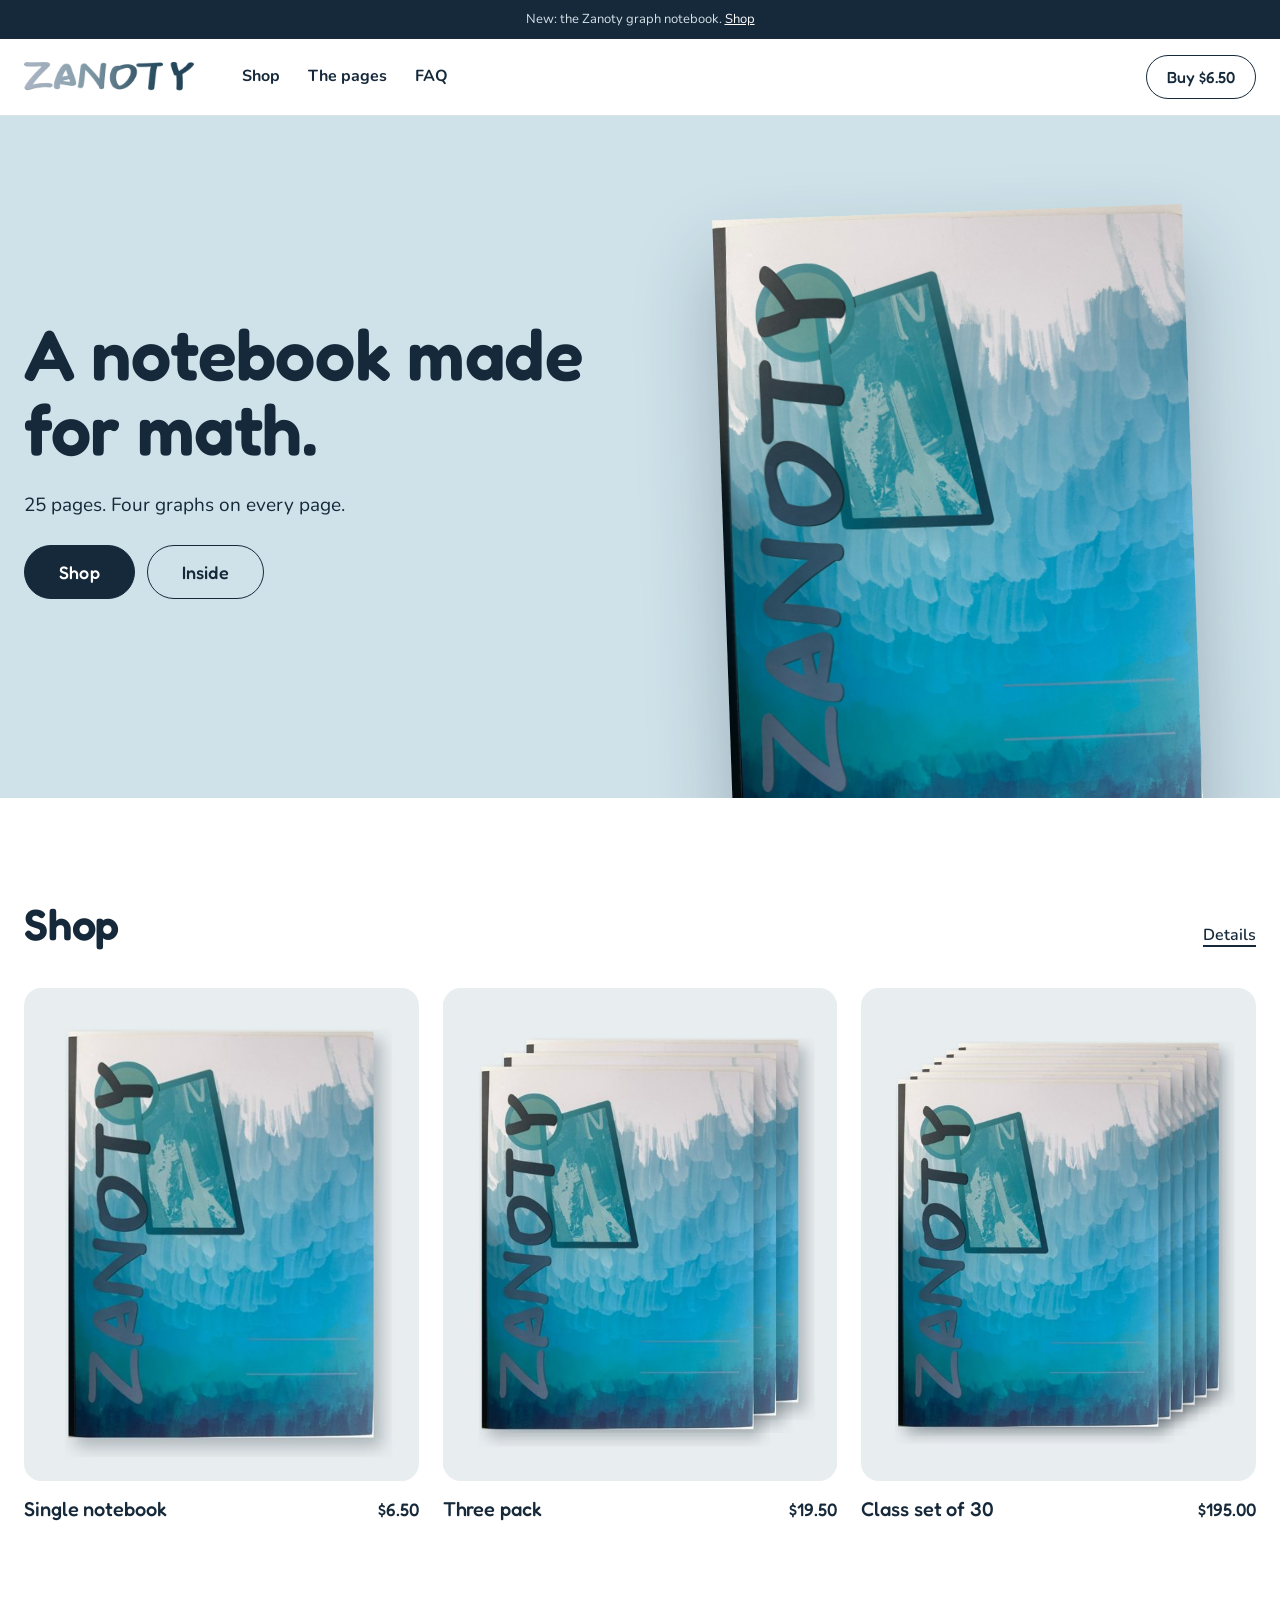
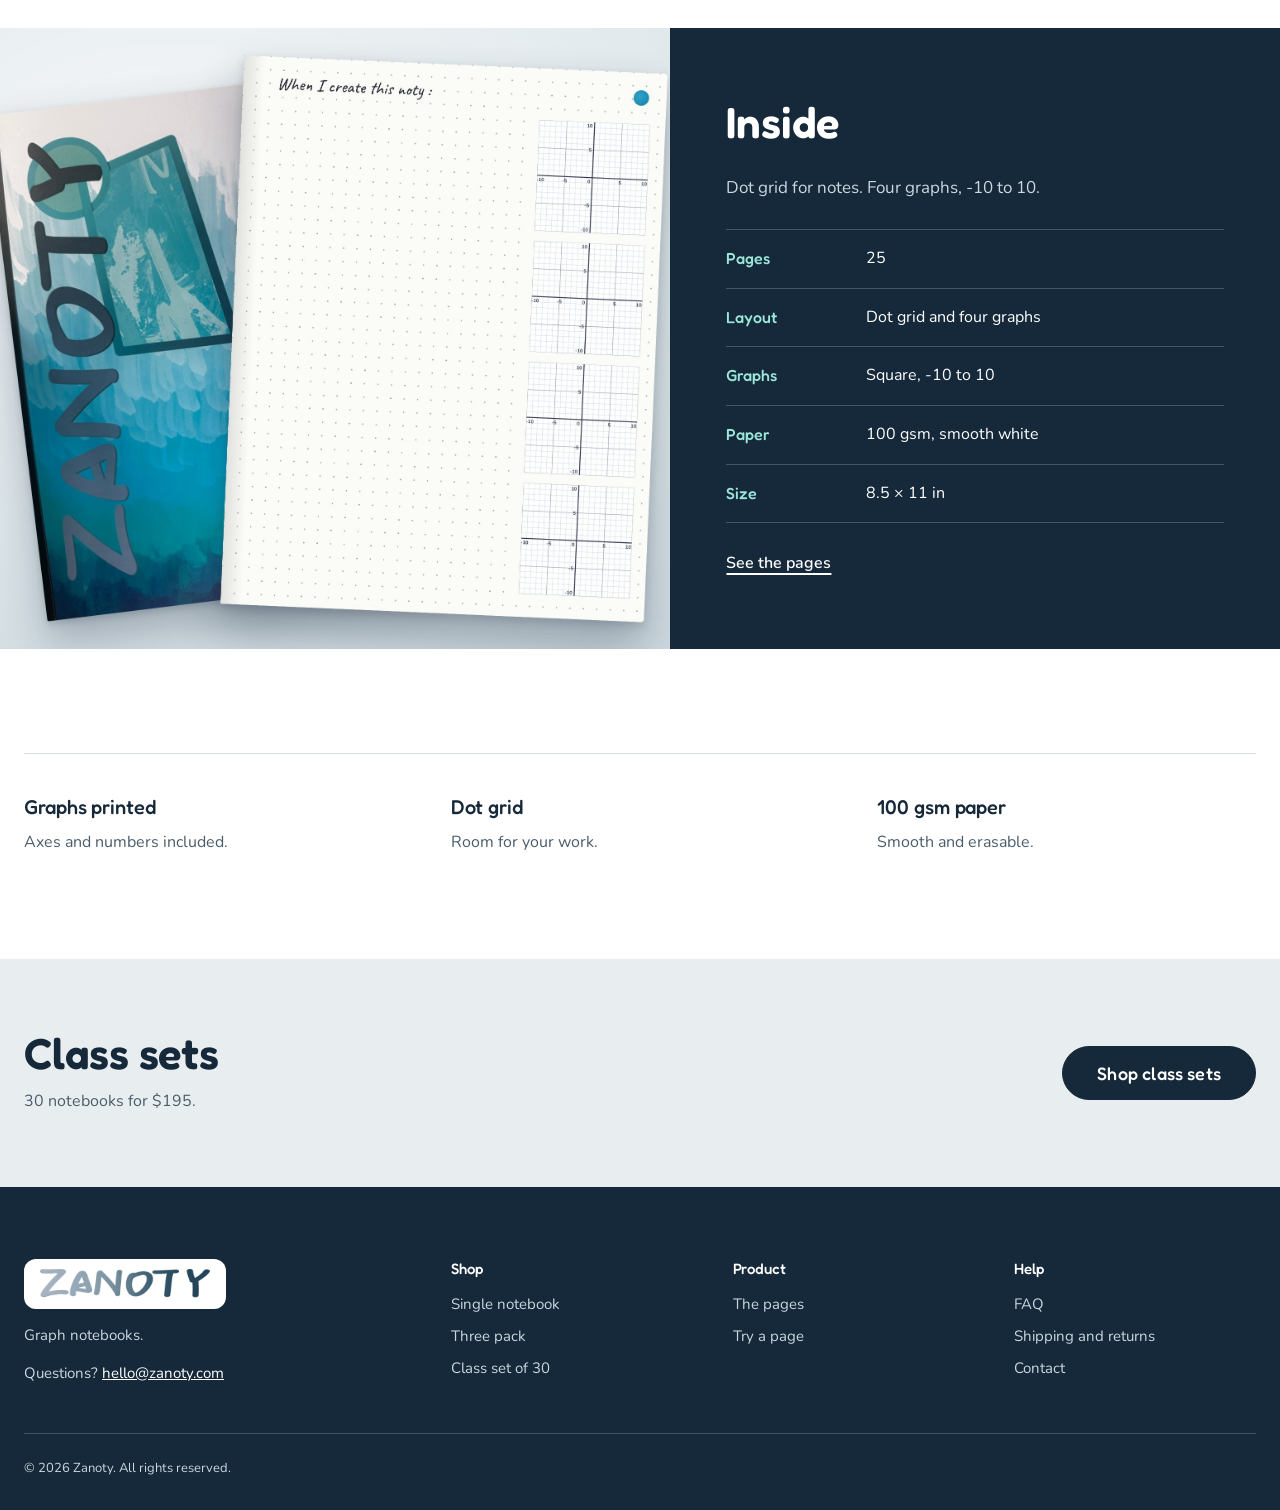
<file: index.html>
<!doctype html>
<html lang="en">
<head>
<meta charset="utf-8">
<meta name="viewport" content="width=device-width, initial-scale=1">
<title>Zanoty Graph Notebook</title>
<meta name="description" content="Notes on one side, graphs on the other. 25 pages, four graphs on every page. $6.50.">
<link rel="icon" href="images/favicon.png">
<link rel="preload" href="fonts/fredoka-latin-600-normal.woff2" as="font" type="font/woff2" crossorigin>
<link rel="stylesheet" href="style.css">
</head>
<body>
<div class="topbar">New: the Zanoty graph notebook. <a href="shop.html">Shop</a></div>
<header class="site-header">
<div class="wrap">
<a class="brand" href="index.html" aria-label="Zanoty home"><img src="images/logo-word.png" alt="Zanoty"></a>
<nav class="nav" aria-label="Main">
<a href="shop.html">Shop</a>
<a href="pages.html">The pages</a>
<a href="faq.html">FAQ</a>
</nav>
<div class="header-end"><a href="shop.html">Buy $6.50</a></div>
</div>
</header>
<main>

<section class="hero">
<div class="wrap">
<div class="hero-copy">
<h1>A notebook made for math.</h1>
<p>25 pages. Four graphs on every page.</p>
<div class="hero-actions"><a class="btn" href="shop.html">Shop</a><a class="btn ghost" href="pages.html">Inside</a></div>
</div>
<div class="hero-photo"><img src="images/cover-front.jpg" alt="Front cover of the Zanoty notebook"></div>
</div>
</section>

<section class="section">
<div class="wrap">
<div class="section-head"><h2>Shop</h2><a class="link" href="shop.html">Details</a></div>
<div class="tiles">
<a class="tile" href="shop.html?pack=one"><div class="tile-img"><img src="images/pack-1.jpg" alt="One Zanoty notebook"></div><div class="tile-meta"><h3>Single notebook</h3><span>$6.50</span></div></a>
<a class="tile" href="shop.html?pack=three"><div class="tile-img"><img src="images/pack-3.jpg" alt="Three Zanoty notebooks"></div><div class="tile-meta"><h3>Three pack</h3><span>$19.50</span></div></a>
<a class="tile" href="shop.html?pack=class"><div class="tile-img"><img src="images/pack-30.jpg" alt="A stack of Zanoty notebooks"></div><div class="tile-meta"><h3>Class set of 30</h3><span>$195.00</span></div></a>
</div>
</div>
</section>

<section class="feature">
<div class="feature-img"><img src="images/inside-mockup.jpg" alt="An inside page with a dot grid on the left and four graphs on the right"></div>
<div class="feature-copy">
<h2>Inside</h2>
<p>Dot grid for notes. Four graphs, -10 to 10.</p>
<ul class="spec-list">
<li><b>Pages</b><span>25</span></li>
<li><b>Layout</b><span>Dot grid and four graphs</span></li>
<li><b>Graphs</b><span>Square, -10 to 10</span></li>
<li><b>Paper</b><span>100 gsm, smooth white</span></li>
<li><b>Size</b><span>8.5 × 11 in</span></li>
</ul>
<a class="link" href="pages.html" style="color:#FFFFFF">See the pages</a>
</div>
</section>

<section class="section">
<div class="wrap">
<div class="trio">
<div><h3>Graphs printed</h3><p class="muted">Axes and numbers included.</p></div>
<div><h3>Dot grid</h3><p class="muted">Room for your work.</p></div>
<div><h3>100 gsm paper</h3><p class="muted">Smooth and erasable.</p></div>
</div>
</div>
</section>

<section class="banner">
<div class="wrap">
<div><h2>Class sets</h2><p class="muted" style="margin-top:12px">30 notebooks for $195.</p></div>
<a class="btn" href="shop.html?pack=class">Shop class sets</a>
</div>
</section>
</main>
<footer class="site-footer">
<div class="wrap">
<div class="footer-grid">
<div class="signup">
<a class="footer-logo" href="index.html"><img src="images/logo-word.png" alt="Zanoty"></a>
<p>Graph notebooks.</p>
<p>Questions? <a href="mailto:hello@zanoty.com" style="color:#FFFFFF;text-decoration:underline">hello@zanoty.com</a></p>
</div>
<div>
<h3>Shop</h3>
<ul>
<li><a href="shop.html?pack=one">Single notebook</a></li>
<li><a href="shop.html?pack=three">Three pack</a></li>
<li><a href="shop.html?pack=class">Class set of 30</a></li>
</ul>
</div>
<div>
<h3>Product</h3>
<ul>
<li><a href="pages.html">The pages</a></li>
<li><a href="pages.html#try">Try a page</a></li>
</ul>
</div>
<div>
<h3>Help</h3>
<ul>
<li><a href="faq.html">FAQ</a></li>
<li><a href="faq.html#shipping">Shipping and returns</a></li>
<li><a href="mailto:hello@zanoty.com">Contact</a></li>
</ul>
</div>
</div>
<div class="footer-base"><span>&copy; 2026 Zanoty. All rights reserved.</span></div>
</div>
</footer>
<script src="main.js"></script>
</body>
</html>
</file>
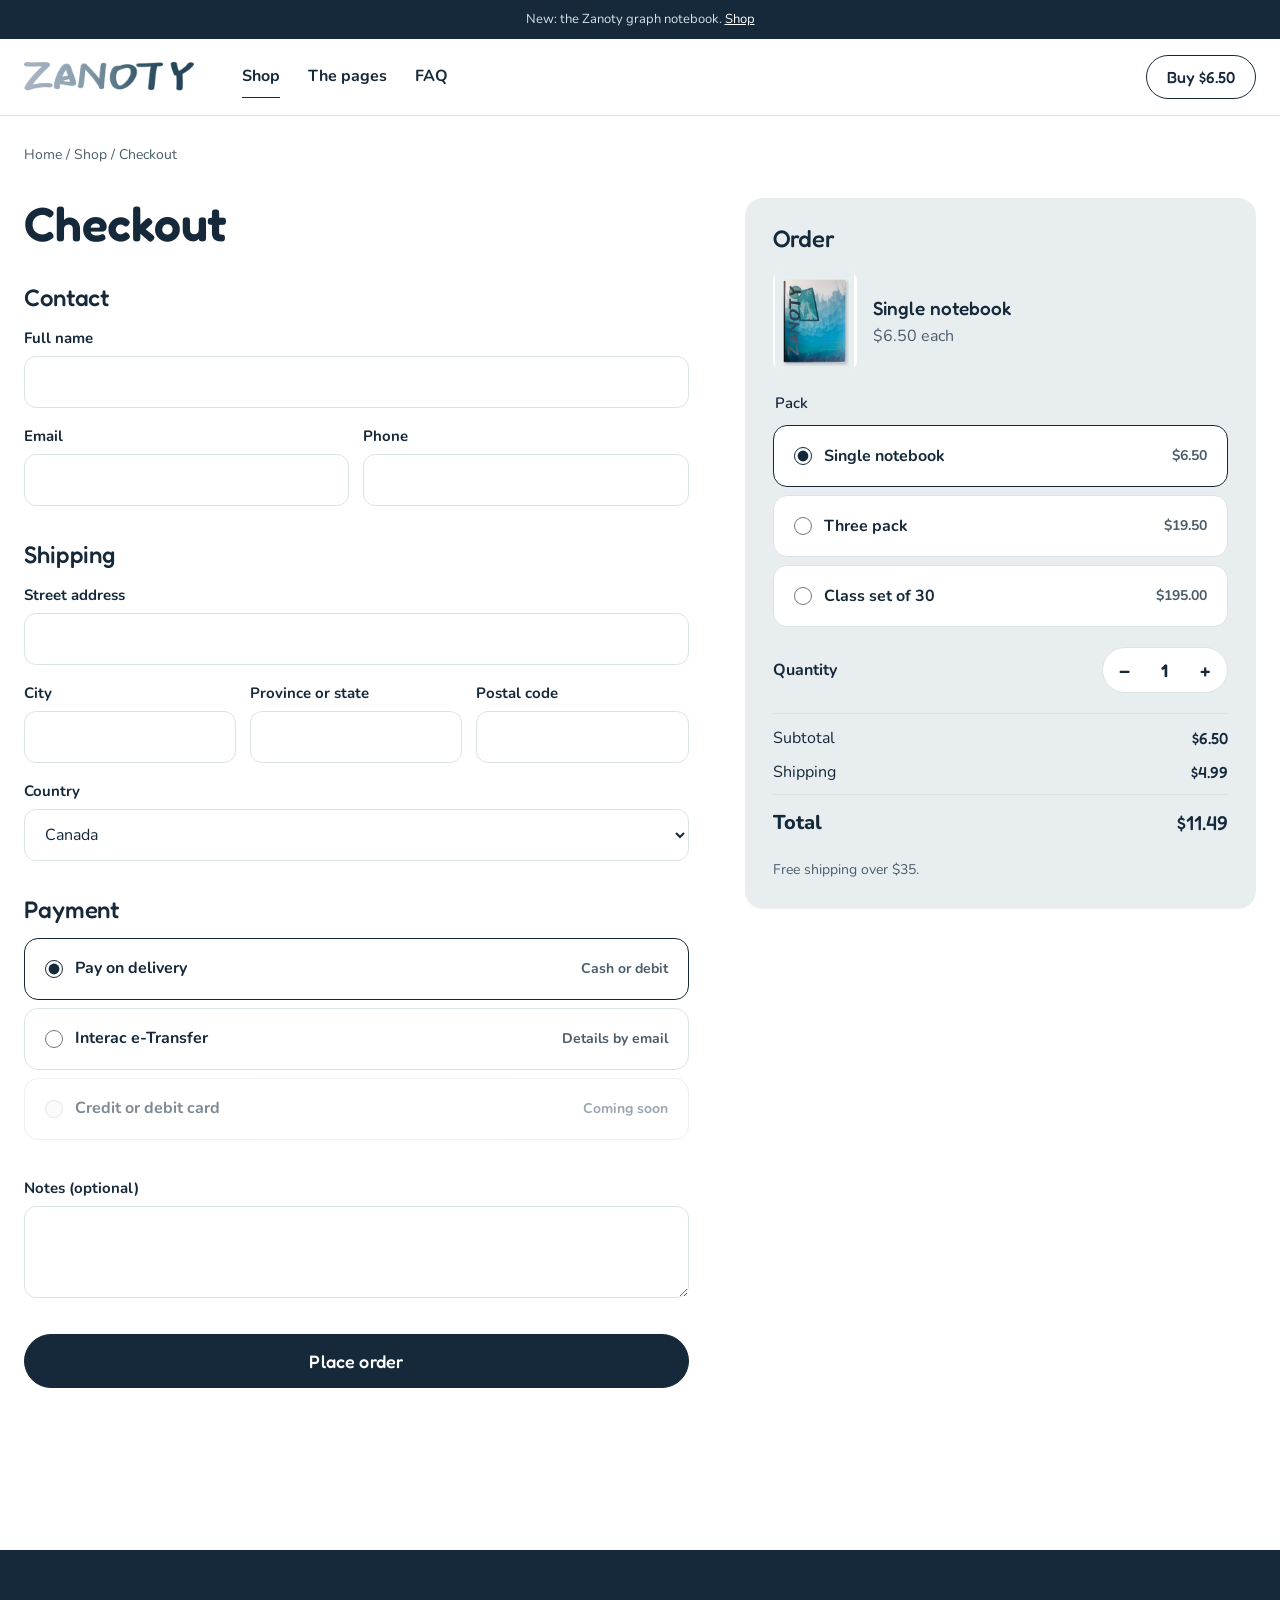
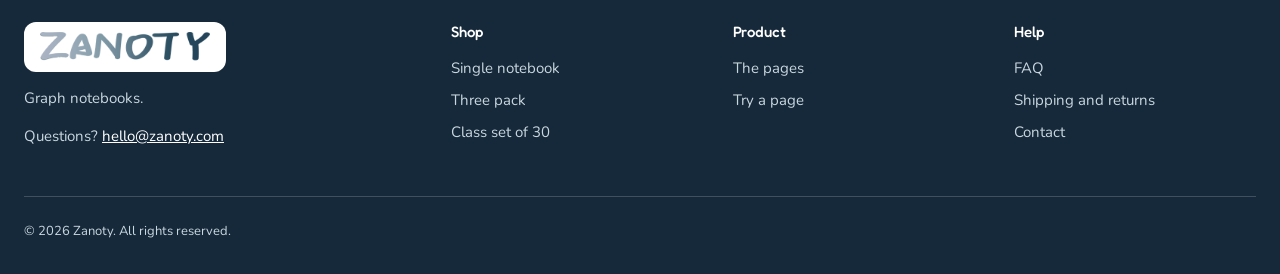
<file: checkout.html>
<!doctype html>
<html lang="en">
<head>
<meta charset="utf-8">
<meta name="viewport" content="width=device-width, initial-scale=1">
<title>Checkout | Zanoty</title>
<meta name="description" content="Place your Zanoty order.">
<link rel="icon" href="images/favicon.png">
<link rel="preload" href="fonts/fredoka-latin-600-normal.woff2" as="font" type="font/woff2" crossorigin>
<link rel="stylesheet" href="style.css">
</head>
<body>
<div class="topbar">New: the Zanoty graph notebook. <a href="shop.html">Shop</a></div>
<header class="site-header">
<div class="wrap">
<a class="brand" href="index.html" aria-label="Zanoty home"><img src="images/logo-word.png" alt="Zanoty"></a>
<nav class="nav" aria-label="Main">
<a href="shop.html" aria-current="page">Shop</a>
<a href="pages.html">The pages</a>
<a href="faq.html">FAQ</a>
</nav>
<div class="header-end"><a href="shop.html">Buy $6.50</a></div>
</div>
</header>
<main>

<div class="wrap">
<p class="crumbs"><a href="index.html">Home</a> / <a href="shop.html">Shop</a> / Checkout</p>
<div id="checkoutArea" class="checkout">
<form id="orderForm" class="co-form" novalidate>
<h1>Checkout</h1>

<section class="co-step">
<h2>Contact</h2>
<div class="field"><label for="co-name">Full name</label><input id="co-name" name="name" autocomplete="name" required></div>
<div class="row2">
<div class="field"><label for="co-email">Email</label><input id="co-email" name="email" type="email" autocomplete="email" required></div>
<div class="field"><label for="co-phone">Phone</label><input id="co-phone" name="phone" type="tel" autocomplete="tel" required></div>
</div>
</section>

<section class="co-step">
<h2>Shipping</h2>
<div class="field"><label for="co-addr">Street address</label><input id="co-addr" name="address" autocomplete="street-address" required></div>
<div class="row3">
<div class="field"><label for="co-city">City</label><input id="co-city" name="city" autocomplete="address-level2" required></div>
<div class="field"><label for="co-prov">Province or state</label><input id="co-prov" name="province" autocomplete="address-level1" required></div>
<div class="field"><label for="co-postal">Postal code</label><input id="co-postal" name="postal" autocomplete="postal-code" required></div>
</div>
<div class="field"><label for="co-country">Country</label><select id="co-country" name="country" autocomplete="country-name"><option>Canada</option><option>United States</option></select></div>
</section>

<section class="co-step">
<h2>Payment</h2>
<fieldset class="options">
<legend class="sr">Payment method</legend>
<label class="opt"><span><input type="radio" name="payment" value="Pay on delivery" checked>Pay on delivery</span><small>Cash or debit</small></label>
<label class="opt"><span><input type="radio" name="payment" value="Interac e-Transfer">Interac e-Transfer</span><small>Details by email</small></label>
<label class="opt" id="cardOpt"><span><input type="radio" name="payment" value="Card" id="cardRadio">Credit or debit card</span><small id="cardNote">Coming soon</small></label>
</fieldset>
</section>

<div class="field"><label for="co-notes">Notes (optional)</label><textarea id="co-notes" name="notes" rows="3"></textarea></div>
<button class="btn full" type="submit" id="placeBtn">Place order</button>
<p class="status" id="orderStatus" role="status"></p>
</form>

<aside class="summary" aria-label="Order summary">
<h2>Order</h2>
<div class="sum-item">
<img src="images/pack-1.jpg" alt="" id="sumImg">
<div><b id="sumName">Single notebook</b><span class="muted" id="sumEach">$6.50 each</span></div>
</div>
<fieldset class="options" style="gap:8px">
<legend>Pack</legend>
<label class="opt"><span><input type="radio" name="cpack" value="one" checked>Single notebook</span><small>$6.50</small></label>
<label class="opt"><span><input type="radio" name="cpack" value="three">Three pack</span><small>$19.50</small></label>
<label class="opt"><span><input type="radio" name="cpack" value="class">Class set of 30</span><small>$195.00</small></label>
</fieldset>
<div class="qty"><span>Quantity</span><div class="stepper"><button type="button" id="qtyMinus" aria-label="Decrease quantity">&minus;</button><output id="qty" aria-live="polite">1</output><button type="button" id="qtyPlus" aria-label="Increase quantity">+</button></div></div>
<dl class="totals">
<div><dt>Subtotal</dt><dd id="tSub">$6.50</dd></div>
<div><dt>Shipping</dt><dd id="tShip">$4.99</dd></div>
<div class="grand"><dt>Total</dt><dd id="tTotal">$11.49</dd></div>
</dl>
<p class="muted" style="font-size:14px">Free shipping over $35.</p>
</aside>
</div>

<div id="confirm" class="confirm" hidden>
<h1>Order placed.</h1>
<p class="muted" id="confirmText"></p>
<a class="btn" href="index.html">Back home</a>
</div>
</div>
</main>
<footer class="site-footer">
<div class="wrap">
<div class="footer-grid">
<div class="signup">
<a class="footer-logo" href="index.html"><img src="images/logo-word.png" alt="Zanoty"></a>
<p>Graph notebooks.</p>
<p>Questions? <a href="mailto:hello@zanoty.com" style="color:#FFFFFF;text-decoration:underline">hello@zanoty.com</a></p>
</div>
<div>
<h3>Shop</h3>
<ul>
<li><a href="shop.html?pack=one">Single notebook</a></li>
<li><a href="shop.html?pack=three">Three pack</a></li>
<li><a href="shop.html?pack=class">Class set of 30</a></li>
</ul>
</div>
<div>
<h3>Product</h3>
<ul>
<li><a href="pages.html">The pages</a></li>
<li><a href="pages.html#try">Try a page</a></li>
</ul>
</div>
<div>
<h3>Help</h3>
<ul>
<li><a href="faq.html">FAQ</a></li>
<li><a href="faq.html#shipping">Shipping and returns</a></li>
<li><a href="mailto:hello@zanoty.com">Contact</a></li>
</ul>
</div>
</div>
<div class="footer-base"><span>&copy; 2026 Zanoty. All rights reserved.</span></div>
</div>
</footer>
<script src="main.js"></script>
</body>
</html>
</file>
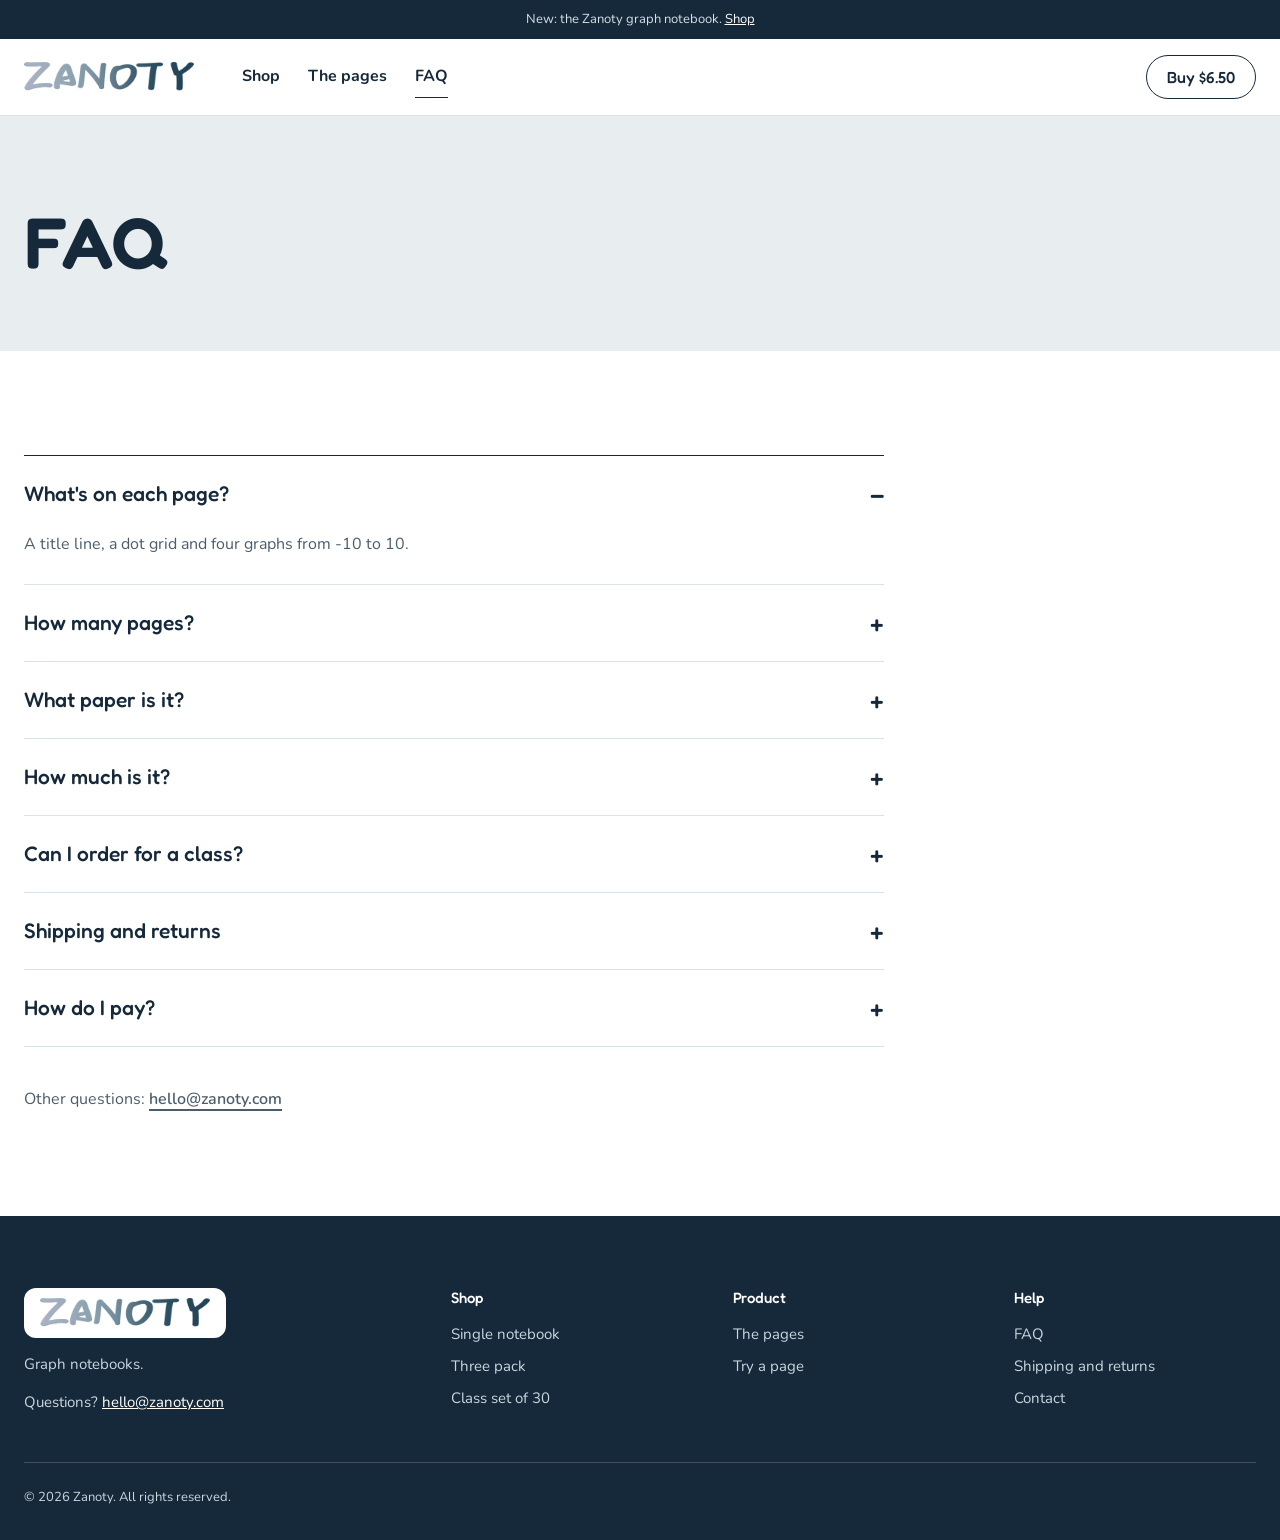
<file: faq.html>
<!doctype html>
<html lang="en">
<head>
<meta charset="utf-8">
<meta name="viewport" content="width=device-width, initial-scale=1">
<title>FAQ | Zanoty</title>
<meta name="description" content="Questions about the Zanoty Graph Notebook.">
<link rel="icon" href="images/favicon.png">
<link rel="preload" href="fonts/fredoka-latin-600-normal.woff2" as="font" type="font/woff2" crossorigin>
<link rel="stylesheet" href="style.css">
</head>
<body>
<div class="topbar">New: the Zanoty graph notebook. <a href="shop.html">Shop</a></div>
<header class="site-header">
<div class="wrap">
<a class="brand" href="index.html" aria-label="Zanoty home"><img src="images/logo-word.png" alt="Zanoty"></a>
<nav class="nav" aria-label="Main">
<a href="shop.html">Shop</a>
<a href="pages.html">The pages</a>
<a href="faq.html" aria-current="page">FAQ</a>
</nav>
<div class="header-end"><a href="shop.html">Buy $6.50</a></div>
</div>
</header>
<main>

<section class="page-hero">
<div class="wrap"><h1>FAQ</h1></div>
</section>
<section class="section">
<div class="wrap">
<div class="faq">
<details open><summary>What's on each page?</summary><p>A title line, a dot grid and four graphs from -10 to 10.</p></details>
<details><summary>How many pages?</summary><p>25.</p></details>
<details><summary>What paper is it?</summary><p>100 gsm smooth white.</p></details>
<details><summary>How much is it?</summary><p>$6.50 each. $19.50 for three. $195 for 30.</p></details>
<details><summary>Can I order for a class?</summary><p>Yes. Choose the class set of 30. For more, email hello@zanoty.com.</p></details>
<details id="shipping"><summary>Shipping and returns</summary><p>Ships in 2 business days to Canada and the US. Delivery in 3 to 7 days. Free shipping over $35. Unused notebooks can be returned within 30 days.</p></details>
<details><summary>How do I pay?</summary><p>Cash or debit on delivery, or Interac e-Transfer. Cards coming soon.</p></details>
</div>
<p class="muted" style="margin-top:40px">Other questions: <a class="link" href="mailto:hello@zanoty.com">hello@zanoty.com</a></p>
</div>
</section>
</main>
<footer class="site-footer">
<div class="wrap">
<div class="footer-grid">
<div class="signup">
<a class="footer-logo" href="index.html"><img src="images/logo-word.png" alt="Zanoty"></a>
<p>Graph notebooks.</p>
<p>Questions? <a href="mailto:hello@zanoty.com" style="color:#FFFFFF;text-decoration:underline">hello@zanoty.com</a></p>
</div>
<div>
<h3>Shop</h3>
<ul>
<li><a href="shop.html?pack=one">Single notebook</a></li>
<li><a href="shop.html?pack=three">Three pack</a></li>
<li><a href="shop.html?pack=class">Class set of 30</a></li>
</ul>
</div>
<div>
<h3>Product</h3>
<ul>
<li><a href="pages.html">The pages</a></li>
<li><a href="pages.html#try">Try a page</a></li>
</ul>
</div>
<div>
<h3>Help</h3>
<ul>
<li><a href="faq.html">FAQ</a></li>
<li><a href="faq.html#shipping">Shipping and returns</a></li>
<li><a href="mailto:hello@zanoty.com">Contact</a></li>
</ul>
</div>
</div>
<div class="footer-base"><span>&copy; 2026 Zanoty. All rights reserved.</span></div>
</div>
</footer>
<script src="main.js"></script>
</body>
</html>
</file>
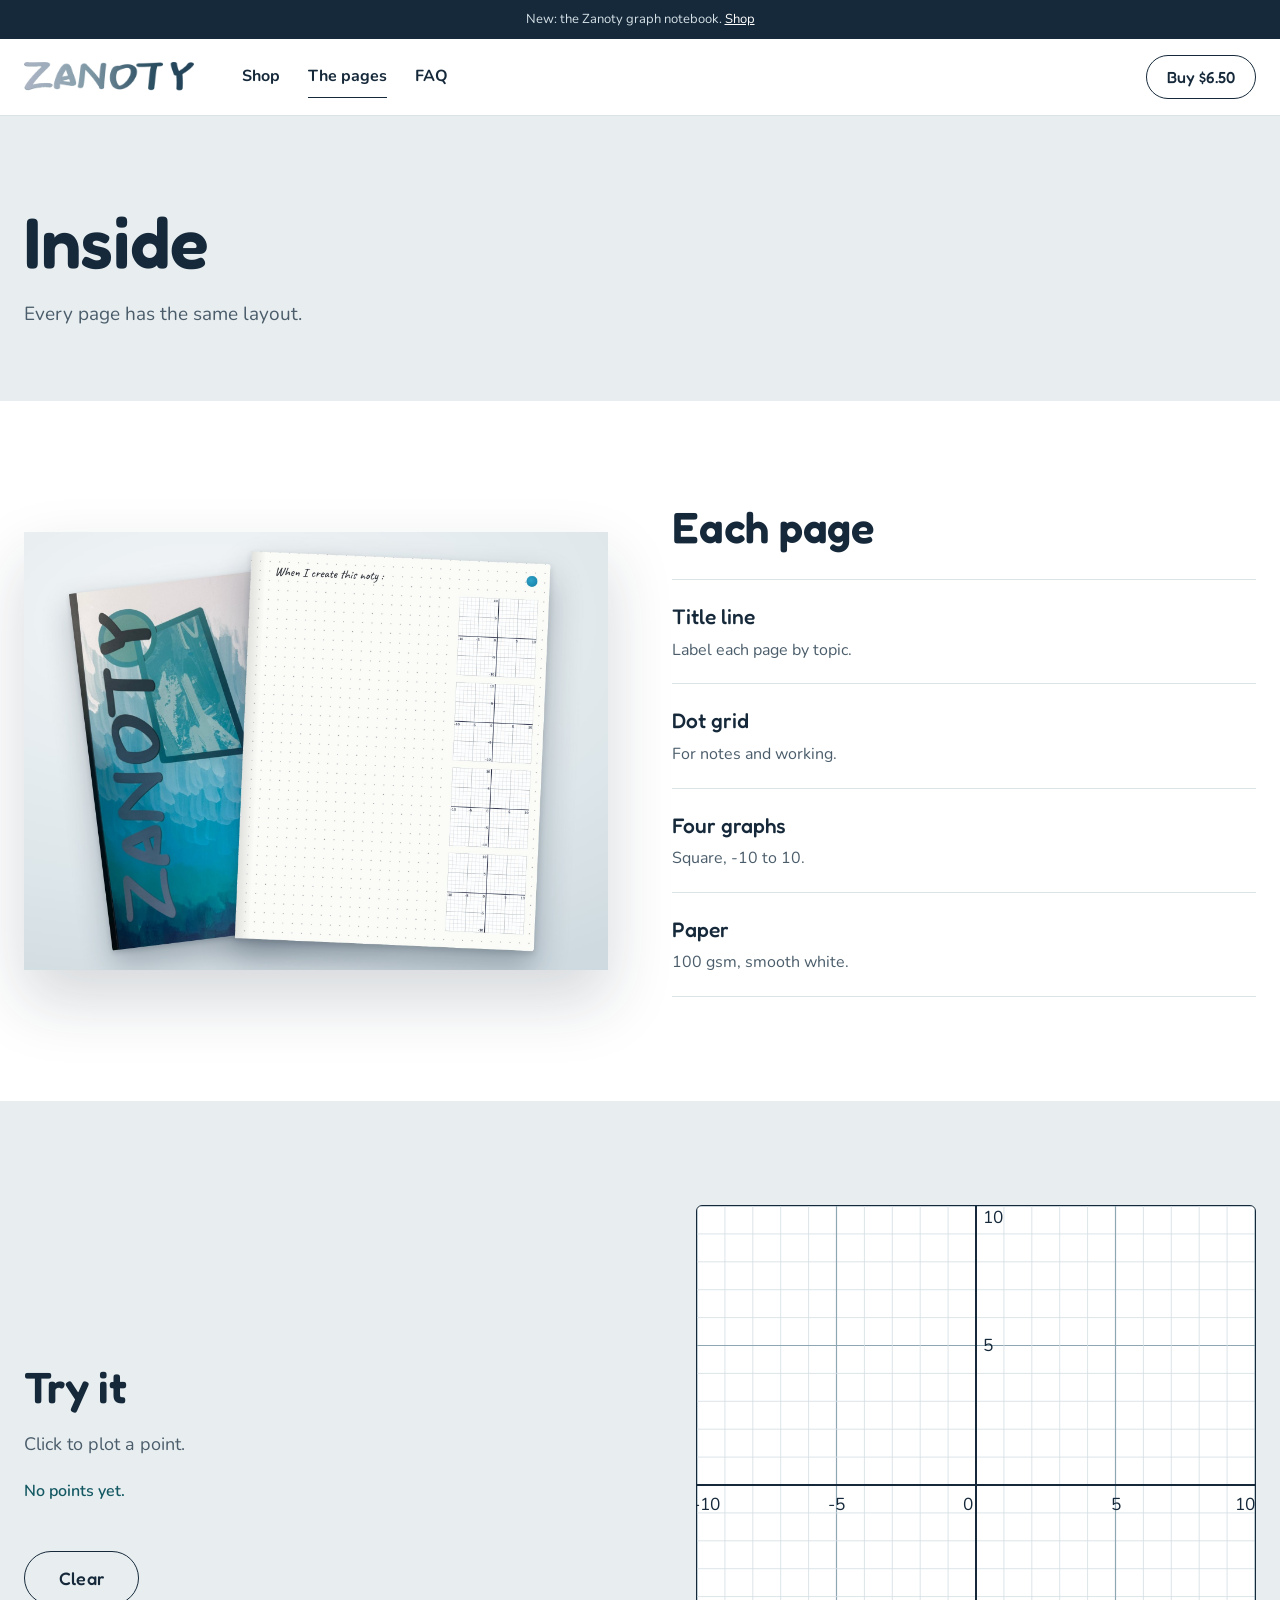
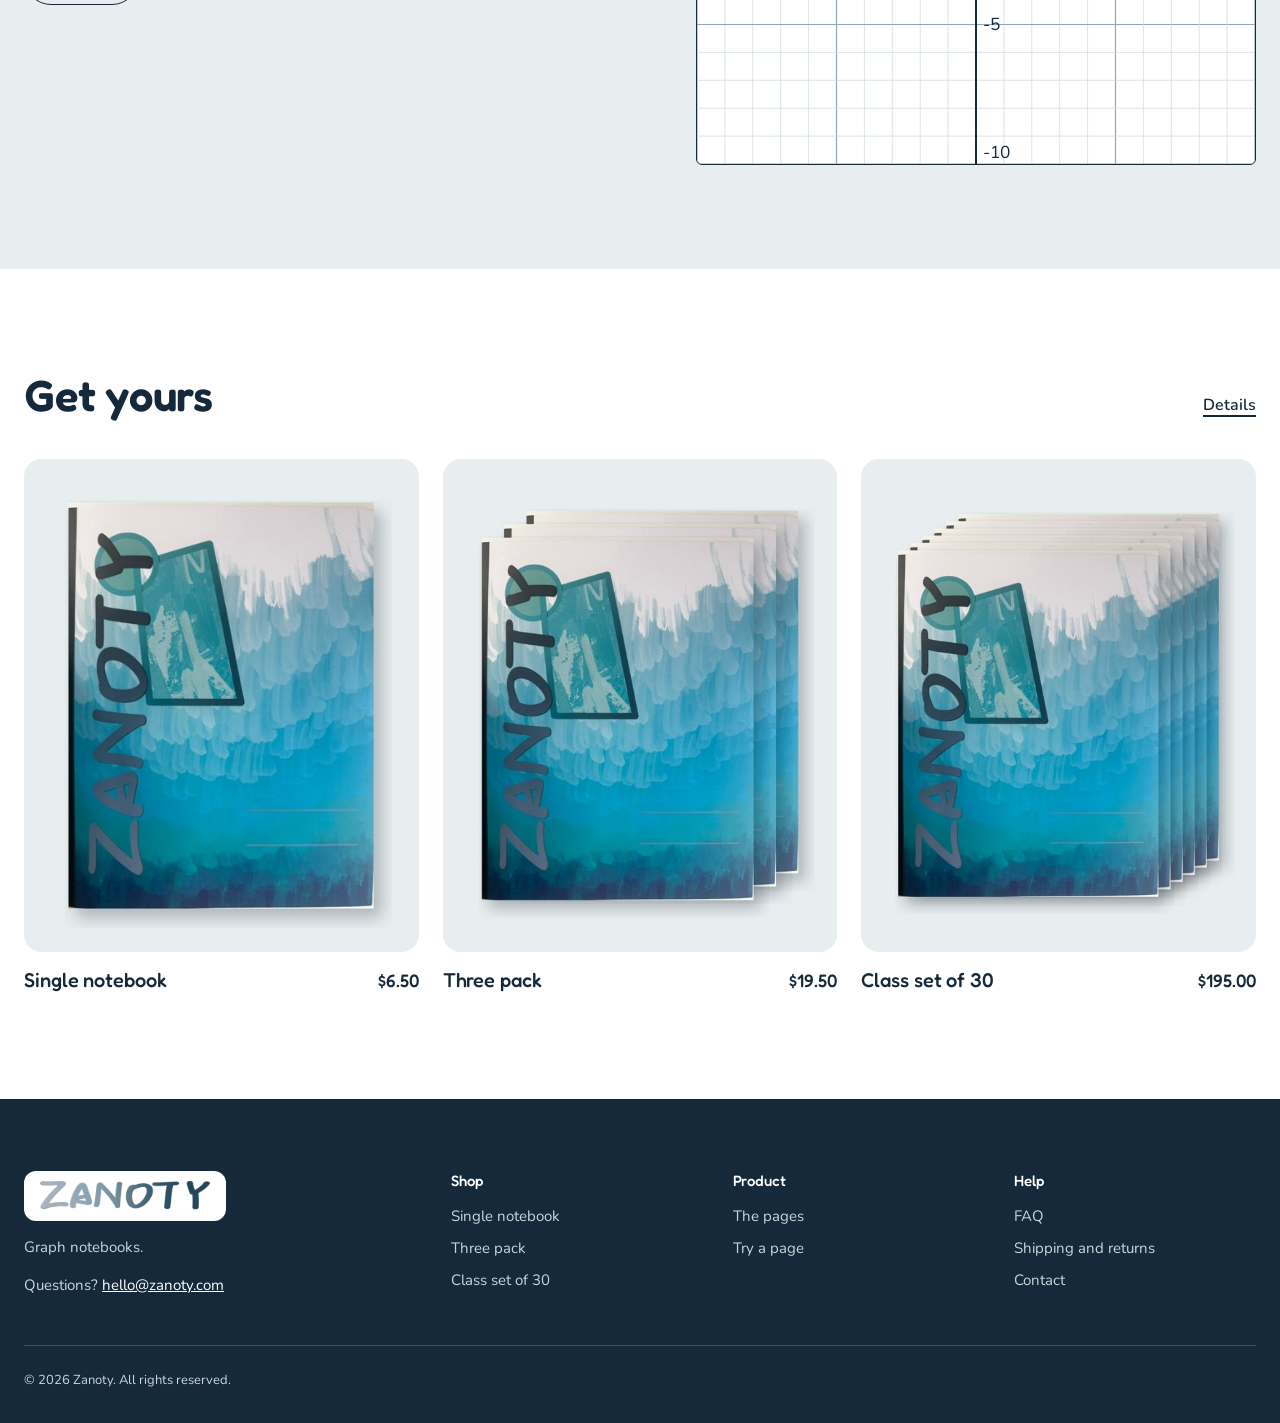
<file: pages.html>
<!doctype html>
<html lang="en">
<head>
<meta charset="utf-8">
<meta name="viewport" content="width=device-width, initial-scale=1">
<title>The pages | Zanoty</title>
<meta name="description" content="What is on every page of the Zanoty Graph Notebook.">
<link rel="icon" href="images/favicon.png">
<link rel="preload" href="fonts/fredoka-latin-600-normal.woff2" as="font" type="font/woff2" crossorigin>
<link rel="stylesheet" href="style.css">
</head>
<body>
<div class="topbar">New: the Zanoty graph notebook. <a href="shop.html">Shop</a></div>
<header class="site-header">
<div class="wrap">
<a class="brand" href="index.html" aria-label="Zanoty home"><img src="images/logo-word.png" alt="Zanoty"></a>
<nav class="nav" aria-label="Main">
<a href="shop.html">Shop</a>
<a href="pages.html" aria-current="page">The pages</a>
<a href="faq.html">FAQ</a>
</nav>
<div class="header-end"><a href="shop.html">Buy $6.50</a></div>
</div>
</header>
<main>

<section class="page-hero">
<div class="wrap">
<h1>Inside</h1>
<p class="muted">Every page has the same layout.</p>
</div>
</section>

<section class="section">
<div class="wrap anatomy">
<img src="images/inside-mockup.jpg" alt="An inside page of the Zanoty notebook">
<div>
<h2 style="margin-bottom:28px">Each page</h2>
<ul class="parts">
<li><b>Title line</b><span class="muted">Label each page by topic.</span></li>
<li><b>Dot grid</b><span class="muted">For notes and working.</span></li>
<li><b>Four graphs</b><span class="muted">Square, -10 to 10.</span></li>
<li><b>Paper</b><span class="muted">100 gsm, smooth white.</span></li>
</ul>
</div>
</div>
</section>

<section class="section" id="try" style="background:var(--mist)">
<div class="wrap try">
<div style="display:flex;flex-direction:column;gap:20px">
<h2>Try it</h2>
<p class="muted" style="font-size:18px">Click to plot a point.</p>
<p class="coords" id="coords" aria-live="polite"></p>
<div><button class="btn ghost" type="button" id="clearPlot">Clear</button></div>
</div>
<div class="plot" id="plot" role="img" aria-label="Square graph from -10 to 10. Click to plot points."><svg viewBox="0 0 20 20" preserveAspectRatio="none" aria-hidden="true"></svg></div>
</div>
</section>

<section class="section">
<div class="wrap">
<div class="section-head"><h2>Get yours</h2><a class="link" href="shop.html">Details</a></div>
<div class="tiles">
<a class="tile" href="shop.html?pack=one"><div class="tile-img"><img src="images/pack-1.jpg" alt="One Zanoty notebook"></div><div class="tile-meta"><h3>Single notebook</h3><span>$6.50</span></div></a>
<a class="tile" href="shop.html?pack=three"><div class="tile-img"><img src="images/pack-3.jpg" alt="Three Zanoty notebooks"></div><div class="tile-meta"><h3>Three pack</h3><span>$19.50</span></div></a>
<a class="tile" href="shop.html?pack=class"><div class="tile-img"><img src="images/pack-30.jpg" alt="A stack of Zanoty notebooks"></div><div class="tile-meta"><h3>Class set of 30</h3><span>$195.00</span></div></a>
</div>
</div>
</section>
</main>
<footer class="site-footer">
<div class="wrap">
<div class="footer-grid">
<div class="signup">
<a class="footer-logo" href="index.html"><img src="images/logo-word.png" alt="Zanoty"></a>
<p>Graph notebooks.</p>
<p>Questions? <a href="mailto:hello@zanoty.com" style="color:#FFFFFF;text-decoration:underline">hello@zanoty.com</a></p>
</div>
<div>
<h3>Shop</h3>
<ul>
<li><a href="shop.html?pack=one">Single notebook</a></li>
<li><a href="shop.html?pack=three">Three pack</a></li>
<li><a href="shop.html?pack=class">Class set of 30</a></li>
</ul>
</div>
<div>
<h3>Product</h3>
<ul>
<li><a href="pages.html">The pages</a></li>
<li><a href="pages.html#try">Try a page</a></li>
</ul>
</div>
<div>
<h3>Help</h3>
<ul>
<li><a href="faq.html">FAQ</a></li>
<li><a href="faq.html#shipping">Shipping and returns</a></li>
<li><a href="mailto:hello@zanoty.com">Contact</a></li>
</ul>
</div>
</div>
<div class="footer-base"><span>&copy; 2026 Zanoty. All rights reserved.</span></div>
</div>
</footer>
<script src="main.js"></script>
</body>
</html>
</file>
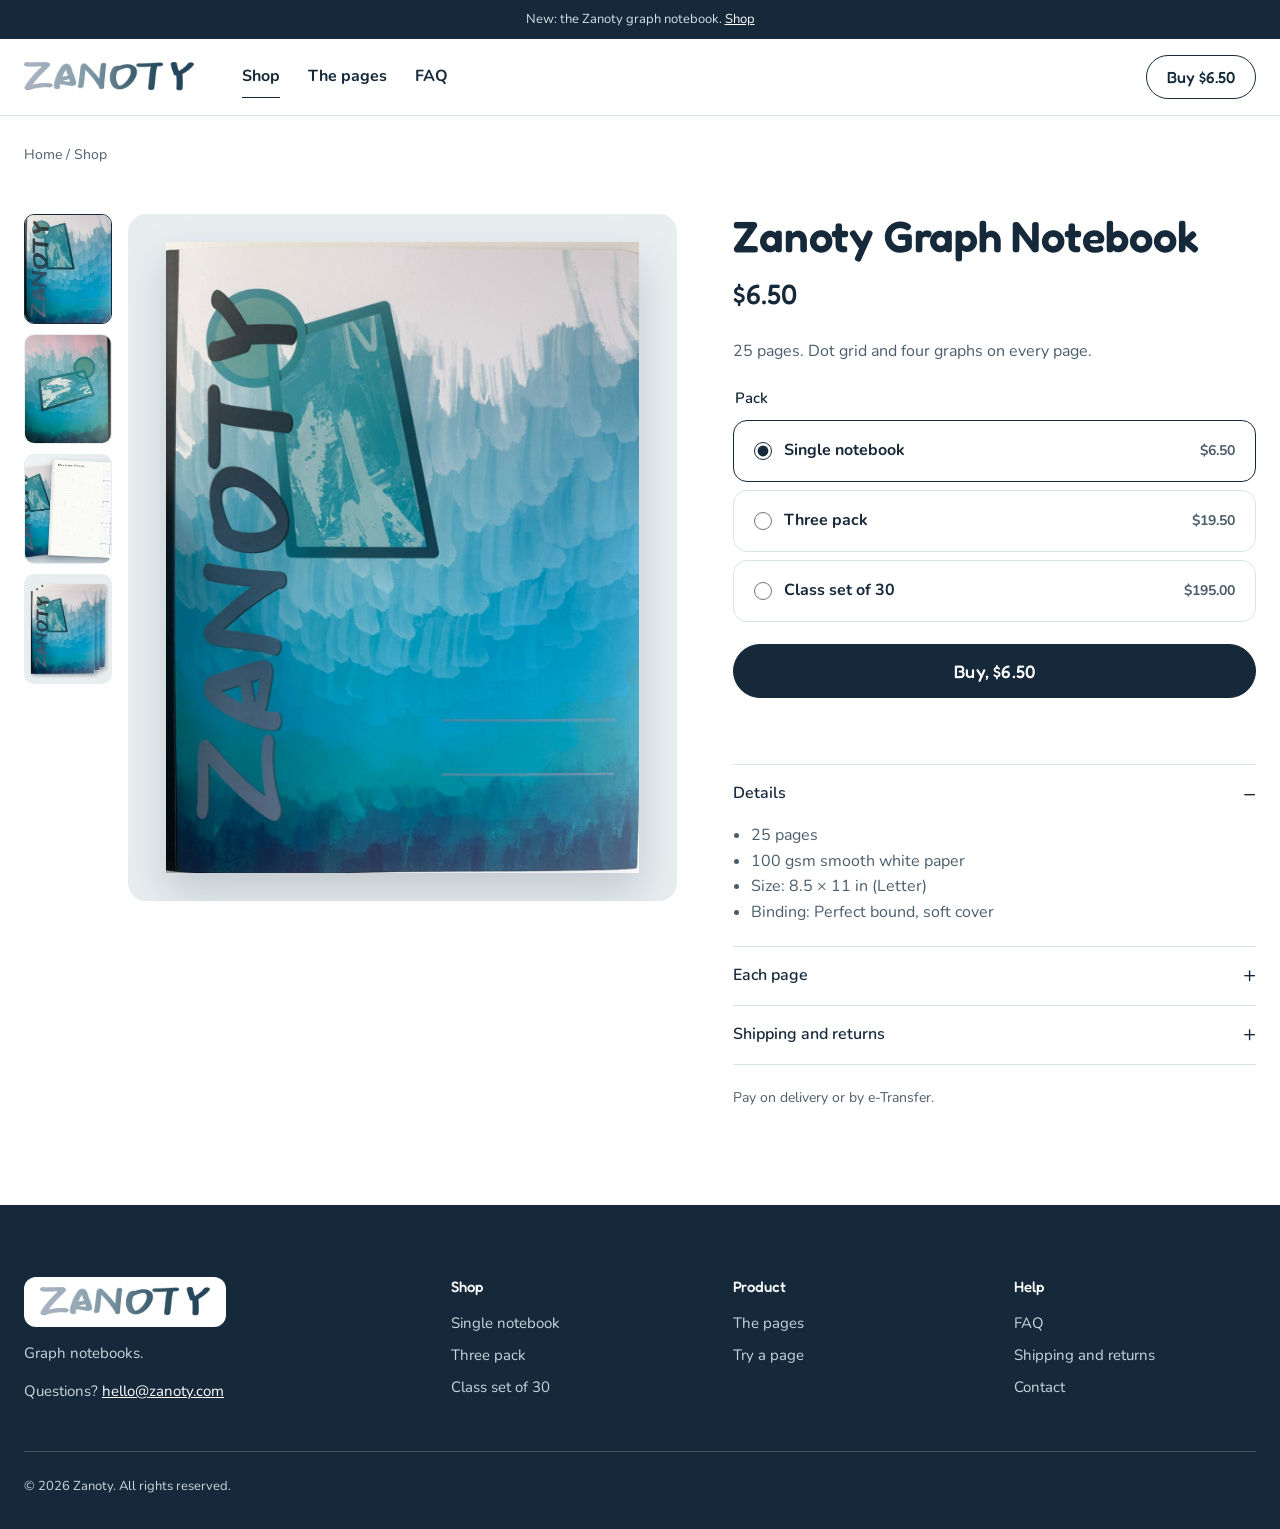
<file: shop.html>
<!doctype html>
<html lang="en">
<head>
<meta charset="utf-8">
<meta name="viewport" content="width=device-width, initial-scale=1">
<title>Shop | Zanoty Graph Notebook</title>
<meta name="description" content="Buy the Zanoty Graph Notebook. $6.50.">
<link rel="icon" href="images/favicon.png">
<link rel="preload" href="fonts/fredoka-latin-600-normal.woff2" as="font" type="font/woff2" crossorigin>
<link rel="stylesheet" href="style.css">
</head>
<body>
<div class="topbar">New: the Zanoty graph notebook. <a href="shop.html">Shop</a></div>
<header class="site-header">
<div class="wrap">
<a class="brand" href="index.html" aria-label="Zanoty home"><img src="images/logo-word.png" alt="Zanoty"></a>
<nav class="nav" aria-label="Main">
<a href="shop.html" aria-current="page">Shop</a>
<a href="pages.html">The pages</a>
<a href="faq.html">FAQ</a>
</nav>
<div class="header-end"><a href="shop.html">Buy $6.50</a></div>
</div>
</header>
<main>

<div class="wrap">
<p class="crumbs"><a href="index.html">Home</a> / Shop</p>
<div class="pdp">
<div class="gallery">
<div class="thumbs">
<button type="button" aria-pressed="true" aria-label="Front cover" data-src="images/cover-front.jpg" data-alt="Front cover of the Zanoty notebook"><img src="images/cover-front.jpg" alt=""></button>
<button type="button" aria-pressed="false" aria-label="Back cover" data-src="images/cover-back.jpg" data-alt="Back cover of the Zanoty notebook"><img src="images/cover-back.jpg" alt=""></button>
<button type="button" aria-pressed="false" aria-label="Inside page" data-src="images/inside-mockup.jpg" data-alt="Inside page with a dot grid and four graphs"><img src="images/inside-mockup.jpg" alt=""></button>
<button type="button" aria-pressed="false" aria-label="Three pack" data-src="images/pack-3.jpg" data-alt="Three Zanoty notebooks"><img src="images/pack-3.jpg" alt=""></button>
</div>
<div class="gallery-main"><img id="galleryMain" src="images/cover-front.jpg" alt="Front cover of the Zanoty notebook"></div>
</div>

<div class="buy">
<div>
<h1>Zanoty Graph Notebook</h1>
<p class="price" id="price" style="margin-top:12px">$6.50</p>
</div>
<p class="muted">25 pages. Dot grid and four graphs on every page.</p>
<fieldset class="options">
<legend>Pack</legend>
<label class="opt"><span><input type="radio" name="pack" value="one" checked>Single notebook</span><small>$6.50</small></label>
<label class="opt"><span><input type="radio" name="pack" value="three">Three pack</span><small>$19.50</small></label>
<label class="opt"><span><input type="radio" name="pack" value="class">Class set of 30</span><small>$195.00</small></label>
</fieldset>
<button class="btn full" type="button" id="buyBtn">Buy</button>
<p class="status" id="buyStatus" role="status"></p>
<div class="acc">
<details open><summary>Details</summary><div><ul><li>25 pages</li><li>100 gsm smooth white paper</li><li>Size: 8.5 × 11 in (Letter)</li><li>Binding: Perfect bound, soft cover</li></ul></div></details>
<details><summary>Each page</summary><div><ul><li>Title line</li><li>Dot grid</li><li>Four graphs, -10 to 10</li></ul></div></details>
<details><summary>Shipping and returns</summary><div><p>Ships in 2 business days. Delivery in 3 to 7 days. Free shipping over $35. Returns within 30 days.</p></div></details>
</div>
<p class="muted" style="font-size:14px">Pay on delivery or by e-Transfer.</p>
</div>
</div>
</div>
</main>
<footer class="site-footer">
<div class="wrap">
<div class="footer-grid">
<div class="signup">
<a class="footer-logo" href="index.html"><img src="images/logo-word.png" alt="Zanoty"></a>
<p>Graph notebooks.</p>
<p>Questions? <a href="mailto:hello@zanoty.com" style="color:#FFFFFF;text-decoration:underline">hello@zanoty.com</a></p>
</div>
<div>
<h3>Shop</h3>
<ul>
<li><a href="shop.html?pack=one">Single notebook</a></li>
<li><a href="shop.html?pack=three">Three pack</a></li>
<li><a href="shop.html?pack=class">Class set of 30</a></li>
</ul>
</div>
<div>
<h3>Product</h3>
<ul>
<li><a href="pages.html">The pages</a></li>
<li><a href="pages.html#try">Try a page</a></li>
</ul>
</div>
<div>
<h3>Help</h3>
<ul>
<li><a href="faq.html">FAQ</a></li>
<li><a href="faq.html#shipping">Shipping and returns</a></li>
<li><a href="mailto:hello@zanoty.com">Contact</a></li>
</ul>
</div>
</div>
<div class="footer-base"><span>&copy; 2026 Zanoty. All rights reserved.</span></div>
</div>
</footer>
<script src="main.js"></script>
</body>
</html>
</file>
<file: style.css>
@font-face{font-family:'Fredoka';font-weight:500;font-style:normal;font-display:swap;src:url(fonts/fredoka-latin-500-normal.woff2) format('woff2')}
@font-face{font-family:'Fredoka';font-weight:600;font-style:normal;font-display:swap;src:url(fonts/fredoka-latin-600-normal.woff2) format('woff2')}
@font-face{font-family:'Nunito';font-weight:400;font-style:normal;font-display:swap;src:url(fonts/nunito-latin-400-normal.woff2) format('woff2')}
@font-face{font-family:'Nunito';font-weight:600;font-style:normal;font-display:swap;src:url(fonts/nunito-latin-600-normal.woff2) format('woff2')}
@font-face{font-family:'Nunito';font-weight:700;font-style:normal;font-display:swap;src:url(fonts/nunito-latin-700-normal.woff2) format('woff2')}
@font-face{font-family:'Nunito';font-weight:800;font-style:normal;font-display:swap;src:url(fonts/nunito-latin-800-normal.woff2) format('woff2')}
:root{
  --ink:#16293A;
  --ink-2:#4B5D6B;
  --teal:#1C7684;
  --teal-dark:#135862;
  --mist:#E8EEF0;
  --sky:#CFE2EA;
  --mint:#9BE7D8;
  --white:#FFFFFF;
  --line:#DCE3E6;
}
*{box-sizing:border-box}
[hidden]{display:none !important}
html{scroll-behavior:smooth}
@media (prefers-reduced-motion:reduce){html{scroll-behavior:auto}}
body{margin:0;background:var(--white);color:var(--ink);font-family:'Nunito',system-ui,sans-serif;font-size:16px;line-height:1.6;-webkit-font-smoothing:antialiased}
img{display:block;max-width:100%}
a{color:inherit}
:focus-visible{outline:2px solid var(--teal);outline-offset:3px}
h1,h2,h3{margin:0;font-family:'Fredoka','Nunito',sans-serif;font-weight:600;letter-spacing:-0.005em;line-height:1.05}
h1{font-size:clamp(40px,5.6vw,80px)}
h2{font-size:clamp(28px,3.4vw,46px)}
h3{font-size:20px;font-weight:500;line-height:1.3}
p{margin:0}
.wrap{max-width:1320px;margin:0 auto;padding:0 24px}
.muted{color:var(--ink-2)}

/* top bar + header */
.topbar{background:var(--ink);color:#D5E1E7;font-size:13px;text-align:center;padding:9px 16px}
.topbar a{color:var(--white)}
.site-header{position:sticky;top:0;z-index:20;background:rgba(255,255,255,0.97);border-bottom:1px solid var(--line)}
.site-header .wrap{display:grid;grid-template-columns:auto 1fr auto;align-items:center;gap:16px 48px;min-height:76px}
.nav{display:flex;flex-wrap:wrap;gap:4px 28px;font-size:16px;font-weight:700}
.nav a{text-decoration:none;padding:8px 0;border-bottom:1.5px solid transparent}
.nav a:hover,.nav a[aria-current="page"]{border-bottom-color:var(--ink)}
.brand{display:block}
.brand img{height:30px;width:auto}
.header-end{display:flex;justify-content:flex-end}
.header-end a{font:500 16px 'Fredoka',sans-serif;text-decoration:none;border:1.5px solid var(--ink);border-radius:999px;padding:10px 20px;min-height:44px;display:inline-flex;align-items:center}
.header-end a:hover{background:var(--ink);color:var(--white)}
@media (max-width:820px){
  .site-header .wrap{grid-template-columns:1fr auto;padding-top:12px;padding-bottom:12px}
  .nav{grid-column:1 / -1;order:3;gap:4px 22px}
}

/* buttons */
.btn{display:inline-flex;align-items:center;justify-content:center;min-height:54px;padding:0 34px;border:1.5px solid var(--ink);border-radius:999px;background:var(--ink);color:var(--white);font:500 18px 'Fredoka',sans-serif;text-decoration:none;cursor:pointer;letter-spacing:0.01em}
.btn:hover{background:var(--teal-dark);border-color:var(--teal-dark)}
.btn.ghost{background:transparent;color:var(--ink)}
.btn.ghost:hover{background:var(--ink);color:var(--white)}
.btn.full{width:100%}
.link{font-weight:600;text-decoration:underline;text-underline-offset:5px;text-decoration-thickness:1.5px}

/* hero */
.hero{background:var(--sky);overflow:hidden}
.hero .wrap{display:grid;grid-template-columns:minmax(0,1fr) minmax(0,1fr);align-items:center;gap:40px;min-height:640px}
.hero-copy{display:flex;flex-direction:column;gap:24px;padding:64px 0}
.hero-copy p{font-size:19px;max-width:440px}
.hero-actions{display:flex;flex-wrap:wrap;gap:12px}
.hero-photo{align-self:end;display:flex;justify-content:center;padding-top:56px}
.hero-photo img{width:min(470px,100%);box-shadow:0 40px 80px rgba(22,41,58,0.28);transform:translateY(40px) rotate(-2deg)}
@media (max-width:820px){.hero .wrap{grid-template-columns:1fr;min-height:0}.hero-copy{padding:48px 0 0}.hero-photo{padding-top:0}}

/* sections */
.section{padding:104px 0}
.section-head{display:flex;flex-wrap:wrap;justify-content:space-between;align-items:flex-end;gap:16px 40px;margin-bottom:40px}
.tiles{display:grid;grid-template-columns:repeat(auto-fit,minmax(260px,1fr));gap:24px}
.tile{text-decoration:none;display:flex;flex-direction:column;gap:14px}
.tile-img{background:var(--mist);border-radius:18px;aspect-ratio:4/5;display:flex;align-items:center;justify-content:center;overflow:hidden}
.tile-img img{width:100%;height:100%;object-fit:contain;transition:transform .4s ease}
.tile:hover .tile-img img{transform:scale(1.03)}
@media (prefers-reduced-motion:reduce){.tile-img img{transition:none}}
.tile-meta{display:flex;justify-content:space-between;gap:12px;align-items:baseline}
.tile-meta span{font-family:'Fredoka',sans-serif;font-weight:500;font-size:18px}

.feature{display:grid;grid-template-columns:minmax(0,1.1fr) minmax(0,1fr);min-height:620px}
.feature-img{background:#EDEFEF;overflow:hidden}
.feature-img{background:#DCE5E9}
.feature-img img{width:100%;height:100%;object-fit:cover;object-position:center}
.feature-copy{background:var(--ink);color:var(--white);padding:72px 56px;display:flex;flex-direction:column;justify-content:center;gap:28px}
.feature-copy p{color:#C9D7DE;max-width:440px;font-size:17px}
@media (max-width:820px){.feature{grid-template-columns:1fr}.feature-img{aspect-ratio:4/5}.feature-copy{padding:56px 24px}}
.spec-list{list-style:none;margin:0;padding:0;border-top:1px solid rgba(255,255,255,0.2)}
.spec-list li{display:flex;gap:20px;padding:16px 0;border-bottom:1px solid rgba(255,255,255,0.2)}
.spec-list b{min-width:120px;font-family:'Fredoka',sans-serif;font-weight:500;color:var(--mint)}

.trio{display:grid;grid-template-columns:repeat(auto-fit,minmax(240px,1fr));gap:48px;border-top:1px solid var(--line);padding-top:40px}
.trio div{display:flex;flex-direction:column;gap:10px}

.banner{background:var(--mist)}
.banner .wrap{display:flex;flex-wrap:wrap;justify-content:space-between;align-items:center;gap:24px;padding-top:72px;padding-bottom:72px}

/* product page */
.pdp{display:grid;grid-template-columns:minmax(0,1.25fr) minmax(0,1fr);gap:56px;padding:48px 0 96px}
@media (max-width:900px){.pdp{grid-template-columns:1fr}}
.crumbs{font-size:14px;color:var(--ink-2);padding-top:28px}
.crumbs a{text-decoration:none}
.gallery{display:grid;grid-template-columns:88px minmax(0,1fr);gap:16px;align-items:start}
.thumbs{display:flex;flex-direction:column;gap:10px}
.thumbs button{padding:0;border:1.5px solid transparent;border-radius:10px;overflow:hidden;background:var(--mist);cursor:pointer;aspect-ratio:4/5}
.thumbs button[aria-pressed="true"]{border-color:var(--ink)}
.thumbs img{width:100%;height:100%;object-fit:cover}
.gallery-main{background:var(--mist);border-radius:18px;overflow:hidden;aspect-ratio:4/5;display:flex;align-items:center;justify-content:center;padding:28px}
.gallery-main img{max-height:100%;width:auto;object-fit:contain;box-shadow:0 20px 40px rgba(22,41,58,0.18)}
@media (max-width:560px){.gallery{grid-template-columns:1fr}.thumbs{flex-direction:row;order:2}.thumbs button{width:72px}}
.buy{display:flex;flex-direction:column;gap:22px;position:sticky;top:100px;align-self:start}
.buy h1{font-size:clamp(32px,3.4vw,44px)}
.buy .price{font-family:'Fredoka',sans-serif;font-size:28px;font-weight:500}
.options{border:none;margin:0;padding:0;display:flex;flex-direction:column;gap:8px}
.options legend{font-weight:600;margin-bottom:10px;font-size:15px}
.opt{display:flex;align-items:center;justify-content:space-between;gap:16px;min-height:62px;padding:12px 20px;border:1.5px solid var(--line);border-radius:14px;cursor:pointer;font-weight:700}
.opt:has(input:checked){border-color:var(--ink)}
.opt span{display:flex;align-items:center;gap:12px}
.opt input{accent-color:var(--ink);width:18px;height:18px;margin:0}
.opt small{color:var(--ink-2);font-size:14px}
.status{font-size:14px;font-weight:600;color:#8A3A10;min-height:22px}
.acc{border-top:1px solid var(--line)}
.acc details{border-bottom:1px solid var(--line)}
.acc summary{list-style:none;cursor:pointer;display:flex;justify-content:space-between;align-items:center;min-height:58px;font-weight:600}
.acc summary::-webkit-details-marker{display:none}
.acc summary::after{content:"+";font-size:22px;font-weight:400}
.acc details[open] summary::after{content:"\2212"}
.acc details > div{padding:0 0 20px;color:var(--ink-2)}
.acc ul{margin:0;padding-left:18px}

/* the pages page */
.page-hero{background:var(--mist);padding:88px 0 72px}
.page-hero p{max-width:560px;font-size:19px;margin-top:20px}
.anatomy{display:grid;grid-template-columns:minmax(0,1fr) minmax(0,1fr);gap:64px;align-items:center}
@media (max-width:860px){.anatomy{grid-template-columns:1fr}}
.anatomy img{box-shadow:0 30px 60px rgba(22,41,58,0.18)}
.parts{list-style:none;margin:0;padding:0;border-top:1px solid var(--line)}
.parts li{display:flex;flex-direction:column;gap:4px;padding:20px 0;border-bottom:1px solid var(--line)}
.parts b{font-family:'Fredoka',sans-serif;font-weight:500;font-size:21px}
.try{display:grid;grid-template-columns:minmax(0,1fr) minmax(0,560px);gap:64px;align-items:center}
@media (max-width:860px){.try{grid-template-columns:1fr}}
.plot{position:relative;width:100%;aspect-ratio:1/1;background:var(--white);border:1.5px solid var(--ink);border-radius:6px;overflow:hidden;cursor:crosshair;touch-action:manipulation}
.plot svg{position:absolute;inset:0;width:100%;height:100%;pointer-events:none}
.coords{font-variant-numeric:tabular-nums;font-weight:600;color:var(--teal-dark);min-height:52px}

/* faq page */
.faq{max-width:860px;border-top:1px solid var(--ink)}
.faq details{border-bottom:1px solid var(--line)}
.faq summary{list-style:none;cursor:pointer;display:flex;justify-content:space-between;align-items:center;gap:24px;min-height:76px;font-family:'Fredoka',sans-serif;font-size:21px;font-weight:500}
.faq summary::-webkit-details-marker{display:none}
.faq summary::after{content:"+";font-size:26px;font-weight:400}
.faq details[open] summary::after{content:"\2212"}
.faq details p{padding:0 0 26px;color:var(--ink-2);max-width:680px}

/* footer */
.site-footer{background:var(--ink);color:#C9D7DE;font-size:15px}
.footer-grid{display:grid;grid-template-columns:minmax(0,1.6fr) repeat(3,minmax(0,1fr));gap:40px;padding:72px 0 48px}
@media (max-width:860px){.footer-grid{grid-template-columns:1fr 1fr}}
@media (max-width:520px){.footer-grid{grid-template-columns:1fr}}
.site-footer h3{color:var(--white);font-size:15px;margin-bottom:14px}
.site-footer ul{list-style:none;margin:0;padding:0;display:flex;flex-direction:column;gap:8px}
.site-footer a{text-decoration:none}
.site-footer a:hover{color:var(--white);text-decoration:underline}
.signup{display:flex;flex-direction:column;gap:14px;max-width:420px}
.signup .row{display:flex;gap:0}
.signup label{color:var(--white);font-weight:600}
.signup input{flex:1;min-width:0;height:52px;padding:0 20px;border:1.5px solid #6D8594;border-right:none;border-radius:999px 0 0 999px;background:transparent;color:var(--white);font:16px 'Nunito',sans-serif}
.signup input::placeholder{color:#8EA3AF}
.signup button{height:52px;padding:0 24px;border:1.5px solid var(--white);border-radius:0 999px 999px 0;background:var(--white);color:var(--ink);font:500 16px 'Fredoka',sans-serif;cursor:pointer}
.footer-logo{background:var(--white);padding:10px 16px;border-radius:12px;width:fit-content}
.footer-logo img{height:30px;width:auto}
.footer-base{display:flex;flex-wrap:wrap;justify-content:space-between;gap:12px;border-top:1px solid rgba(255,255,255,0.18);padding:24px 0 32px;font-size:13px}

/* checkout */
.sr{position:absolute;width:1px;height:1px;overflow:hidden;clip:rect(0 0 0 0)}
.checkout{display:grid;grid-template-columns:minmax(0,1.3fr) minmax(0,1fr);gap:56px;padding:32px 0 104px;align-items:start}
@media (max-width:900px){.checkout{grid-template-columns:1fr}.summary{order:-1}}
.co-form{display:flex;flex-direction:column;gap:36px}
.co-form h1{font-size:clamp(34px,4vw,48px)}
.co-step{display:flex;flex-direction:column;gap:16px}
.co-step h2,.summary h2{font-size:24px;font-weight:500}
.field{display:flex;flex-direction:column;gap:6px;min-width:0}
.field label{font-weight:700;font-size:15px}
.field input,.field select,.field textarea{width:100%;min-height:52px;padding:12px 16px;border:1.5px solid var(--line);border-radius:12px;font:16px 'Nunito',sans-serif;color:var(--ink);background:var(--white)}
.field input:focus,.field select:focus,.field textarea:focus{border-color:var(--ink);outline:none;box-shadow:0 0 0 3px rgba(28,118,132,0.2)}
.field input[aria-invalid="true"]{border-color:#B4431A}
.row2{display:grid;grid-template-columns:repeat(2,minmax(0,1fr));gap:14px}
.row3{display:grid;grid-template-columns:repeat(3,minmax(0,1fr));gap:14px}
@media (max-width:600px){.row2,.row3{grid-template-columns:1fr}}
.opt.disabled{opacity:0.55;cursor:not-allowed}
.summary{background:var(--mist);border-radius:18px;padding:28px;display:flex;flex-direction:column;gap:20px;position:sticky;top:100px}
.sum-item{display:flex;gap:16px;align-items:center}
.sum-item img{width:84px;height:100px;object-fit:contain;background:var(--white);border-radius:10px}
.sum-item div{display:flex;flex-direction:column}
.sum-item b{font-family:'Fredoka',sans-serif;font-weight:500;font-size:19px}
.summary .opt{background:var(--white)}
.qty{display:flex;justify-content:space-between;align-items:center;font-weight:700}
.stepper{display:flex;align-items:center;background:var(--white);border:1.5px solid var(--line);border-radius:999px}
.stepper button{width:44px;height:44px;border:none;background:none;font:500 20px 'Fredoka',sans-serif;color:var(--ink);cursor:pointer;border-radius:999px}
.stepper output{min-width:36px;text-align:center;font-family:'Fredoka',sans-serif;font-size:18px}
.totals{margin:0;border-top:1px solid var(--line);padding-top:12px;display:flex;flex-direction:column;gap:8px}
.totals div{display:flex;justify-content:space-between}
.totals dd{margin:0;font-family:'Fredoka',sans-serif;font-weight:500}
.totals .grand{border-top:1px solid var(--line);padding-top:12px;font-size:20px;font-weight:800}
.confirm{max-width:640px;padding:96px 0 120px;display:flex;flex-direction:column;gap:22px;align-items:flex-start}
</file>
